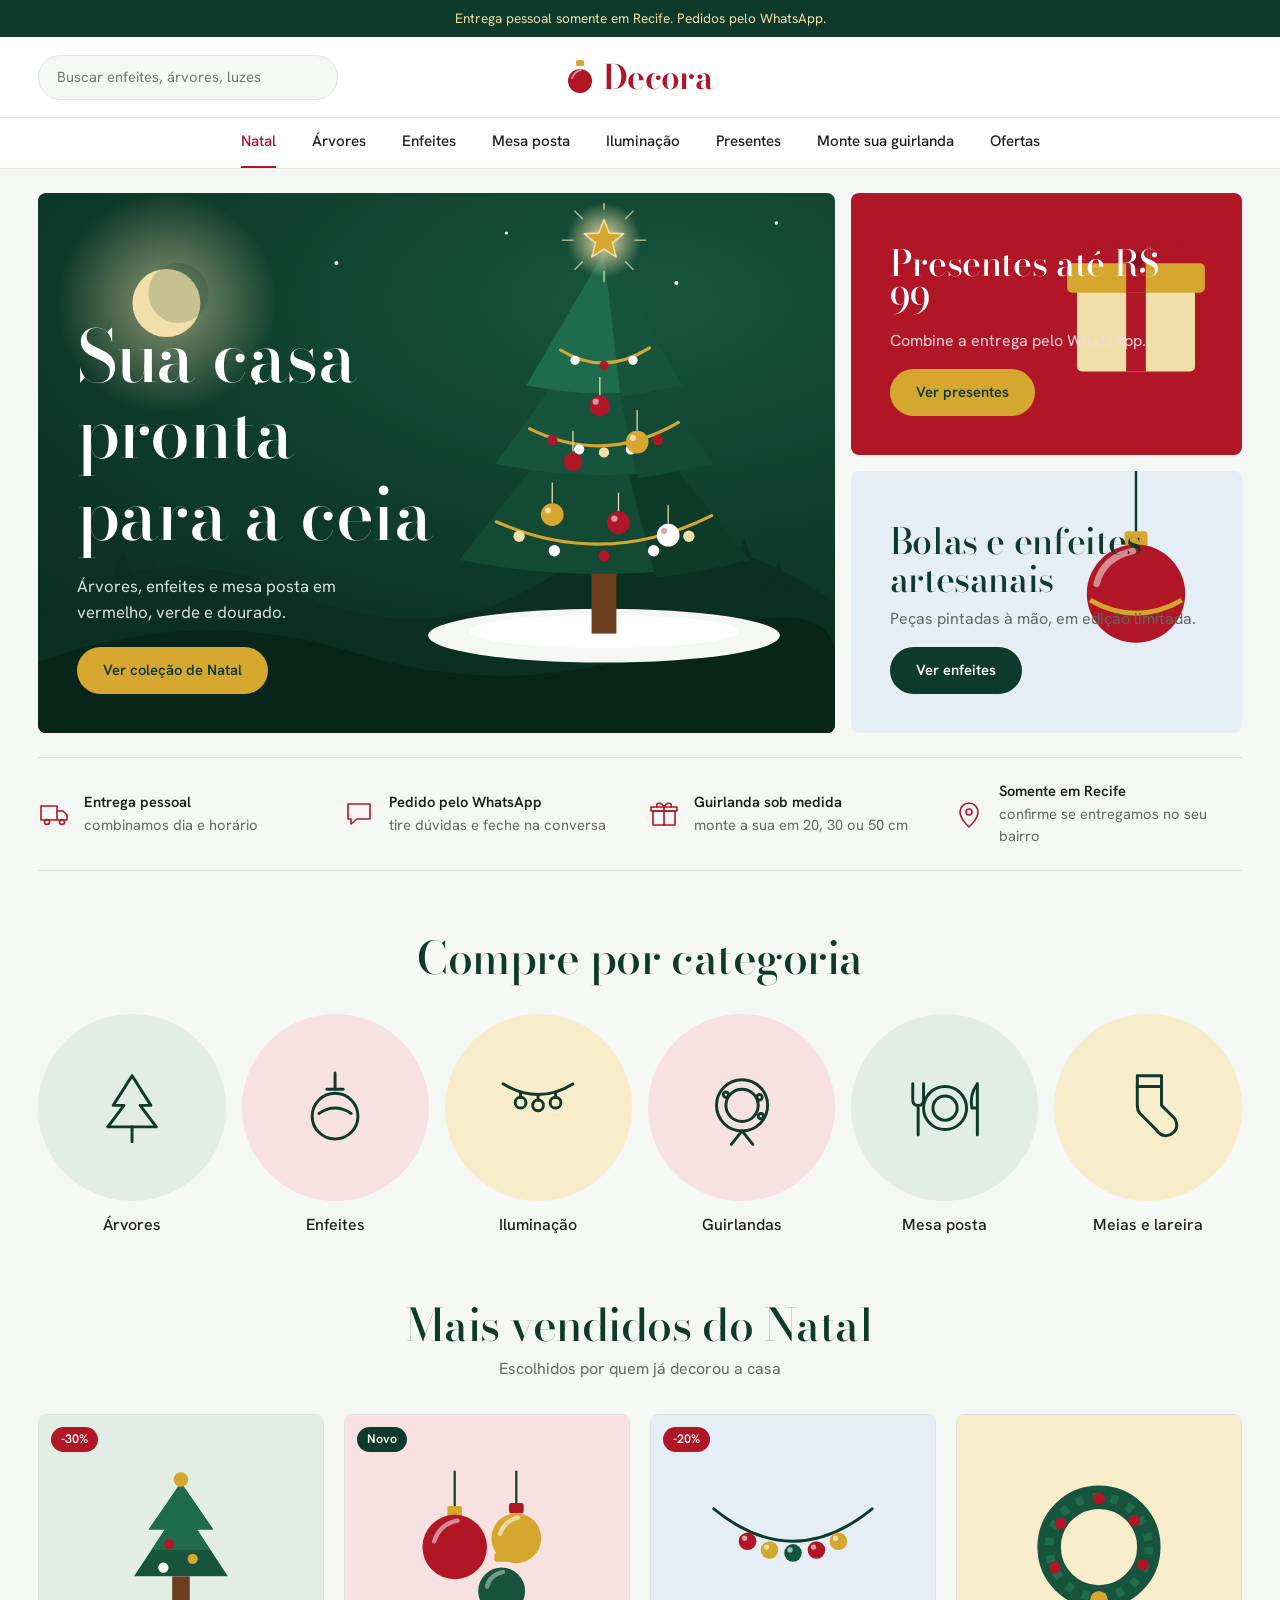
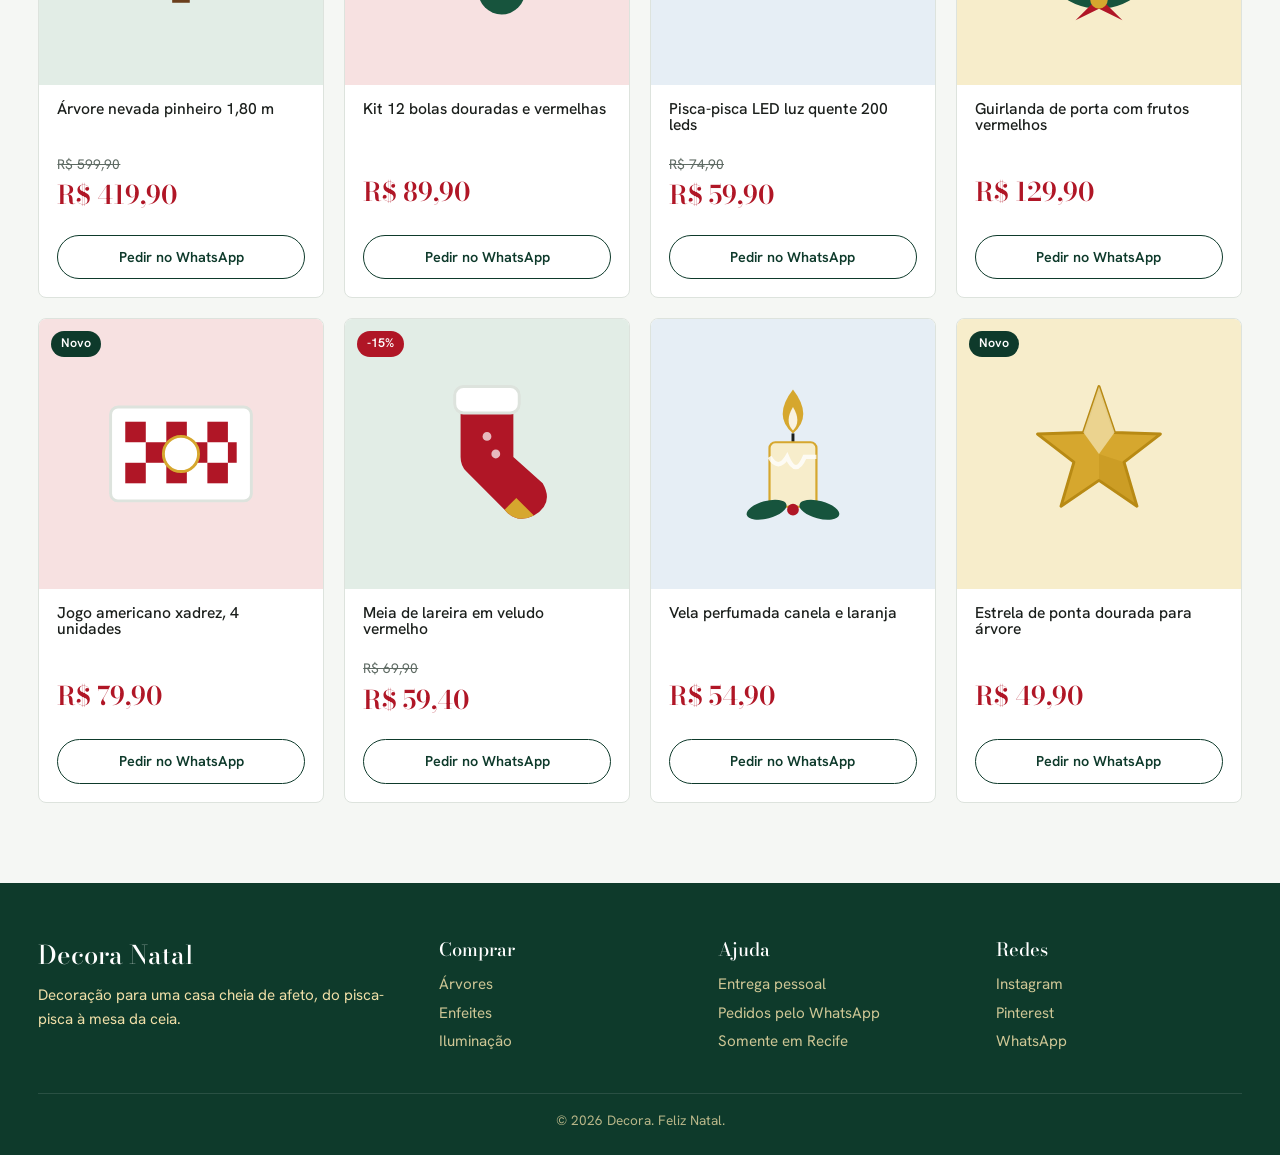
<file: index.html>
<!doctype html>
<html lang="pt-BR">
<head>
<meta charset="utf-8">
<meta name="viewport" content="width=device-width, initial-scale=1">
<title>Decora Natal</title>
<meta name="description" content="Decoração de Natal em Recife: árvores, enfeites, iluminação e mesa posta em vermelho, verde e dourado.">
<link rel="preconnect" href="https://fonts.googleapis.com">
<link rel="preconnect" href="https://fonts.gstatic.com" crossorigin>
<link href="https://fonts.googleapis.com/css2?family=Bodoni+Moda:ital,opsz,wght@0,6..96,400..800;1,6..96,400..800&family=Hanken+Grotesk:wght@400;500;600&display=swap" rel="stylesheet">
<style>
:root{
  --snow:#F5F7F4; --paper:#fff; --pine:#0E3A2B; --pine-2:#17543D; --pine-3:#0A2B20;
  --cherry:#B01626; --cherry-d:#8A0F1C; --gold:#D6A72E; --gold-l:#F0DFA8;
  --ink:#1B1F1C; --mute:#5E6A63; --line:#DDE3DD;
  --t1:#E2EDE6; --t2:#F7E1E1; --t3:#F7EDCB; --t4:#E6EEF5;
  --gutter:clamp(16px,3vw,40px); --max:1320px;
  --display:'Bodoni Moda',Didot,Georgia,serif; --body:'Hanken Grotesk',system-ui,sans-serif;
  --ease:cubic-bezier(.2,.8,.2,1);
}
*{box-sizing:border-box;margin:0}
html,body{overflow-x:clip}
html{scroll-behavior:smooth}
body{font-family:var(--body);color:var(--ink);background:var(--snow);line-height:1.55}
a{color:inherit;text-decoration:none}
button{font:inherit;cursor:pointer}
:focus-visible{outline:3px solid var(--gold);outline-offset:3px;border-radius:4px}
.wrap{max-width:var(--max);margin:0 auto;padding:0 var(--gutter)}
h1,h2,h3{font-family:var(--display);font-weight:500;line-height:1.05;letter-spacing:-.01em}

/* topo */
.bar{background:var(--pine);color:var(--gold-l);font-size:.85rem;text-align:center;padding:8px var(--gutter)}
header{background:var(--paper);border-bottom:1px solid var(--line);position:sticky;top:0;z-index:20}
.head{display:grid;grid-template-columns:1fr auto 1fr;align-items:center;gap:16px;padding-block:14px}
.search{border:1px solid var(--line);border-radius:999px;padding:10px 18px;font:inherit;font-size:.92rem;width:min(300px,100%);background:var(--snow)}
.logo{display:flex;align-items:center;gap:10px;font-family:var(--display);font-size:2.1rem;font-weight:600;color:var(--cherry);letter-spacing:-.02em;justify-self:center}
.logo svg{width:26px;height:34px}
nav{border-top:1px solid var(--line)}
nav ul{list-style:none;padding:0;display:flex;gap:clamp(16px,3vw,36px);justify-content:center;overflow-x:auto;white-space:nowrap}
nav a{display:block;padding:12px 0;font-size:.95rem;font-weight:500;border-bottom:2px solid transparent;transition:color .2s,border-color .2s}
nav a:hover,nav a.hot{color:var(--cherry);border-color:var(--cherry)}

/* hero em mosaico (12 colunas) */
.hero{display:grid;grid-template-columns:repeat(12,1fr);grid-template-rows:repeat(2,minmax(230px,1fr));gap:16px;padding-block:24px}
.tile{position:relative;overflow:hidden;border-radius:8px;padding:clamp(22px,3vw,44px);display:flex;flex-direction:column;justify-content:flex-end;isolation:isolate}
.tile h2{font-size:clamp(1.6rem,2.8vw,2.3rem)}
.btn{display:inline-block;align-self:flex-start;background:var(--gold);color:var(--pine);padding:12px 26px;border-radius:999px;font-weight:600;font-size:.92rem;transition:transform .25s var(--ease),background .25s;border:0}
.btn:hover{transform:translateY(-2px);background:var(--gold-l)}
.btn.dark{background:var(--pine);color:#fff}.btn.dark:hover{background:var(--pine-2)}
.btn.red{background:var(--cherry);color:#fff}.btn.red:hover{background:var(--cherry-d)}

.t-main{grid-column:span 8;grid-row:span 2;min-height:540px;background:radial-gradient(120% 90% at 75% 20%,var(--pine-2),var(--pine) 55%,var(--pine-3));color:#fff}
.t-main h1{font-size:clamp(2.5rem,5.6vw,4.8rem);font-weight:500;max-width:9ch;position:relative}
.t-main p{margin:14px 0 22px;max-width:36ch;color:#d5e4db;font-size:1.05rem;position:relative}
.h-line{display:block;overflow:hidden;padding-bottom:.1em}
.h-line span{display:block;animation:rise 1s var(--ease) var(--d,0s) backwards}
@keyframes rise{from{transform:translateY(110%)}}
.t-main p,.t-main .btn{animation:fadein .8s ease 1s backwards}
@keyframes fadein{from{opacity:0;transform:translateY(8px)}}

.scene-bg,.scene-tree{position:absolute;pointer-events:none;transition:transform .5s var(--ease)}
.scene-bg{inset:0;width:100%;height:100%;z-index:-3;transform:translate(calc(var(--px,0)*-6px),calc(var(--py,0)*-4px))}
.scene-tree{right:3%;top:2%;height:92%;width:auto;aspect-ratio:400/480;z-index:-1;transform:translate(calc(var(--px,0)*10px),calc(var(--py,0)*6px))}
.snowfall{position:absolute;inset:0;z-index:-2;pointer-events:none;overflow:hidden}
.flake{position:absolute;top:-12px;border-radius:50%;background:#fff;animation:fall linear infinite}
@keyframes fall{to{transform:translate(var(--dx),var(--h,600px))}}

/* árvore: sequência de entrada */
.tier{transform-origin:200px 400px;animation:grow .8s var(--ease) var(--d) backwards}
@keyframes grow{from{transform:scale(.3) translateY(40px);opacity:0}}
.ground{animation:fadein .8s ease backwards}
.swag{stroke-dasharray:1;animation:draw 1s ease-in-out var(--d) backwards}
@keyframes draw{from{stroke-dashoffset:1}}
.bulb{animation:bulbon .4s ease var(--d) backwards, twinkle 2.6s ease-in-out calc(var(--d) + 1.2s) infinite}
@keyframes bulbon{from{opacity:0;transform:scale(0)}}
@keyframes twinkle{50%{opacity:.35}}
.bulb{transform-box:fill-box;transform-origin:center}
.drop{animation:drop 1s cubic-bezier(.3,1.5,.5,1) var(--d) backwards}
@keyframes drop{from{transform:translateY(-120px);opacity:0}}
.swing{animation:swing 3.8s ease-in-out calc(var(--d) + 1s) infinite alternate}
@keyframes swing{from{transform:rotate(-5deg)}to{transform:rotate(5deg)}}
.star{transform-origin:200px 36px;animation:starin .9s cubic-bezier(.3,1.6,.5,1) 2.4s backwards}
@keyframes starin{from{transform:scale(0) rotate(-90deg);opacity:0}}
.halo{transform-origin:200px 36px;animation:halo 3.2s ease-in-out 3s infinite}
@keyframes halo{50%{transform:scale(1.35);opacity:.55}}
.rays{transform-origin:200px 36px;animation:spin 24s linear infinite}
@keyframes spin{to{transform:rotate(360deg)}}
.twk{animation:twinkle 3s ease-in-out var(--d) infinite}

/* tiles menores */
.t-a{grid-column:span 4;background:var(--cherry);color:#fff}
.t-b{grid-column:span 4;background:var(--t4);color:var(--pine)}
.tile .art{position:absolute;z-index:-1;right:6%;top:8%;width:42%;height:auto;overflow:visible}
.lid{transition:transform .5s var(--ease);transform-origin:50px 30px}
.t-a:hover .lid{transform:translateY(-14px) rotate(-6deg)}
.bow{transition:transform .6s var(--ease);transform-origin:50px 28px}
.t-a:hover .bow{transform:rotate(8deg) scale(1.08)}
.hang{transform-origin:50px 0;transition:transform .3s}
.t-b:hover .hang{animation:swing 1.6s ease-in-out infinite alternate}

/* benefícios */
.perks{display:grid;grid-template-columns:repeat(4,1fr);gap:16px;padding-block:22px;border-block:1px solid var(--line);font-size:.92rem}
.perks div{display:flex;gap:14px;align-items:center}
.perks svg{width:32px;height:32px;flex:none;stroke:var(--cherry);fill:none;stroke-width:1.6;stroke-linecap:round;stroke-linejoin:round}
.perks b{display:block;font-weight:600}
.perks span{color:var(--mute)}

section{padding-block:64px 0}
.sec-h{margin-bottom:32px;text-align:center}
.sec-h h2{font-size:clamp(1.9rem,3.6vw,2.8rem);color:var(--pine)}
.sec-h p{color:var(--mute);margin-top:8px}

/* categorias (6 colunas) */
.cats{display:grid;grid-template-columns:repeat(6,1fr);gap:16px}
.cat{text-align:center;font-weight:500}
.cat .ph{aspect-ratio:1;border-radius:50%;display:grid;place-items:center;margin-bottom:12px;background:var(--t1);color:var(--pine);transition:background .3s,color .3s,transform .4s var(--ease)}
.cat:nth-child(2n) .ph{background:var(--t2)}.cat:nth-child(3n) .ph{background:var(--t3)}
.cat svg{width:46%;height:auto;fill:none;stroke:currentColor;stroke-width:2.2;stroke-linecap:round;stroke-linejoin:round}
.cat:hover .ph,.cat:focus-visible .ph{background:var(--pine);color:var(--gold);transform:translateY(-4px)}
.js .cat svg *{stroke-dasharray:1}
.js .cat:hover svg *,.js .cat:focus-visible svg *{animation:draw .9s ease}

/* produtos (4 colunas) */
.prods{display:grid;grid-template-columns:repeat(4,1fr);gap:20px}
.card{background:var(--paper);border:1px solid var(--line);border-radius:8px;overflow:hidden;position:relative;display:flex;flex-direction:column}
.card .ph{aspect-ratio:1/.95;display:grid;place-items:center}
.card .ph svg{width:62%;height:auto;transition:transform .5s var(--ease)}
.card:hover .ph svg{transform:translateY(-6px) rotate(-2deg) scale(1.04)}
.tag{position:absolute;top:12px;left:12px;background:var(--cherry);color:#fff;font-size:.78rem;font-weight:600;padding:3px 10px;border-radius:999px}
.tag.g{background:var(--pine)}
.card .info{padding:16px 18px 8px;flex:1}
.card h3{font-family:var(--body);font-size:.98rem;font-weight:500;letter-spacing:0;min-height:2.9em}
.old{color:var(--mute);text-decoration:line-through;font-size:.86rem;margin-top:8px;min-height:1.3em}
.price{font-family:var(--display);font-size:1.6rem;color:var(--cherry);font-weight:600}
.parc{font-size:.84rem;color:var(--mute)}
.add{display:block;text-align:center;margin:12px 18px 18px;padding:10px;border-radius:999px;border:1.5px solid var(--pine);background:transparent;color:var(--pine);font-weight:600;font-size:.9rem;transition:background .2s,color .2s}
.add:hover{background:var(--pine);color:#fff}
.flame{transform-origin:60px 44px;animation:flicker 1.6s ease-in-out infinite alternate}
@keyframes flicker{from{transform:scale(1,1) rotate(-2deg)}to{transform:scale(.9,1.12) rotate(2deg)}}


footer{margin-top:80px;background:var(--pine);color:var(--gold-l);padding:52px 0 24px}
.fgrid{display:grid;grid-template-columns:1.5fr repeat(3,1fr);gap:32px;font-size:.95rem}
.fgrid h4{font-family:var(--display);font-weight:500;font-size:1.15rem;color:#fff;margin-bottom:10px}
.fgrid ul{padding:0;list-style:none}.fgrid li{margin:5px 0;opacity:.85}
.copy{margin-top:34px;padding-top:16px;border-top:1px solid rgba(255,255,255,.15);font-size:.85rem;text-align:center;opacity:.75}


@media(max-width:900px){
  nav ul{flex-wrap:wrap;overflow:visible;white-space:normal;gap:0 18px}
  nav a{padding:9px 0;font-size:.9rem}
  .head{grid-template-columns:auto 1fr}.search{display:none}.logo{justify-self:start}
  .hero{grid-template-columns:1fr 1fr;grid-template-rows:auto}
  .t-main{grid-column:span 2;grid-row:auto;min-height:700px}
  .scene-tree{height:50%;right:50%;transform:translate(50%,0)!important}
  .t-a,.t-b{grid-column:span 1;min-height:240px}
  .perks{grid-template-columns:1fr 1fr}
  .cats{grid-template-columns:repeat(3,1fr)}
  .prods{grid-template-columns:repeat(2,1fr)}
  .fgrid{grid-template-columns:1fr 1fr}
}
@media(max-width:560px){.t-a,.t-b{grid-column:span 2}.perks{grid-template-columns:1fr}.prods{gap:12px}.card .info{padding-inline:12px}.add{margin-inline:12px}}
@media(prefers-reduced-motion:reduce){*,*::before,*::after{animation:none!important;transition:none!important}.snowfall{display:none}}
</style>
</head>
<body>

<!-- sprite de ilustrações vetoriais dos produtos -->
<svg width="0" height="0" style="position:absolute" aria-hidden="true">
  <symbol id="p-tree" viewBox="0 0 120 120">
    <path d="M60 14 L82 46 H71 L92 78 H28 L49 46 H38 Z" fill="#17543D"/>
    <path d="M60 14 L82 46 H71 L80 60 H40 L49 46 H38 Z" fill="#1f6b4d"/>
    <rect x="54" y="78" width="12" height="18" fill="#6b3f1d"/>
    <circle cx="60" cy="12" r="5" fill="#D6A72E"/>
    <circle cx="52" cy="56" r="3.5" fill="#B01626"/><circle cx="68" cy="66" r="3.5" fill="#D6A72E"/><circle cx="48" cy="72" r="3.5" fill="#fff"/>
  </symbol>
  <symbol id="p-baubles" viewBox="0 0 120 120">
    <g stroke="#0E3A2B" stroke-width="1.5"><path d="M38 6 V30 M80 6 V28 M70 40 V62"/></g>
    <rect x="33" y="30" width="10" height="7" rx="1.5" fill="#D6A72E"/><circle cx="38" cy="58" r="22" fill="#B01626"/><path d="M24 54 Q28 42 40 40" stroke="#fff" stroke-opacity=".5" stroke-width="3" fill="none" stroke-linecap="round"/>
    <rect x="75" y="28" width="10" height="7" rx="1.5" fill="#B01626"/><circle cx="80" cy="52" r="17" fill="#D6A72E"/><path d="M69 49 Q72 40 81 38" stroke="#fff" stroke-opacity=".55" stroke-width="3" fill="none" stroke-linecap="round"/>
    <rect x="65" y="62" width="10" height="6" rx="1.5" fill="#D6A72E"/><circle cx="70" cy="88" r="16" fill="#17543D"/><path d="M60 85 Q62 77 71 75" stroke="#fff" stroke-opacity=".4" stroke-width="3" fill="none" stroke-linecap="round"/>
  </symbol>
  <symbol id="p-lights" viewBox="0 0 120 120">
    <path d="M6 32 Q60 76 114 32" fill="none" stroke="#0E3A2B" stroke-width="2" stroke-linecap="round"/>
    <g><circle cx="29" cy="54" r="6" fill="#B01626"/><circle cx="44" cy="60" r="6" fill="#D6A72E"/><circle cx="60" cy="62" r="6" fill="#17543D"/><circle cx="76" cy="60" r="6" fill="#B01626"/><circle cx="91" cy="54" r="6" fill="#D6A72E"/></g>
    <g fill="#fff" fill-opacity=".6"><circle cx="27" cy="52" r="1.8"/><circle cx="42" cy="58" r="1.8"/><circle cx="58" cy="60" r="1.8"/><circle cx="74" cy="58" r="1.8"/><circle cx="89" cy="52" r="1.8"/></g>
  </symbol>
  <symbol id="p-wreath" viewBox="0 0 120 120">
    <circle cx="60" cy="58" r="34" fill="none" stroke="#17543D" stroke-width="16"/>
    <circle cx="60" cy="58" r="34" fill="none" stroke="#1f6b4d" stroke-width="6" stroke-dasharray="5 7"/>
    <g fill="#B01626"><circle cx="34" cy="42" r="4"/><circle cx="84" cy="40" r="4"/><circle cx="90" cy="70" r="4"/><circle cx="30" cy="72" r="4"/><circle cx="60" cy="25" r="4"/></g>
    <path d="M60 92 L44 108 L60 100 L76 108 Z" fill="#B01626"/><circle cx="60" cy="94" r="6" fill="#D6A72E"/>
  </symbol>
  <symbol id="p-mat" viewBox="0 0 120 120">
    <rect x="12" y="28" width="96" height="64" rx="5" fill="#fff" stroke="#DDE3DD" stroke-width="2"/>
    <g fill="#B01626"><rect x="22" y="38" width="14" height="14"/><rect x="50" y="38" width="14" height="14"/><rect x="78" y="38" width="14" height="14"/><rect x="36" y="52" width="14" height="14"/><rect x="64" y="52" width="14" height="14"/><rect x="92" y="52" width="6" height="14"/><rect x="22" y="66" width="14" height="14"/><rect x="50" y="66" width="14" height="14"/><rect x="78" y="66" width="14" height="14"/></g>
    <circle cx="60" cy="60" r="12" fill="#fff" stroke="#D6A72E" stroke-width="2"/>
  </symbol>
  <symbol id="p-stocking" viewBox="0 0 120 120">
    <path d="M42 18 H78 V62 L98 80 Q106 94 92 102 Q80 108 72 98 L46 72 Q42 68 42 62 Z" fill="#B01626"/>
    <rect x="38" y="14" width="44" height="18" rx="6" fill="#fff" stroke="#DDE3DD" stroke-width="2"/>
    <path d="M92 102 Q80 108 72 98 L80 90 Z" fill="#D6A72E"/>
    <circle cx="60" cy="48" r="3" fill="#fff" fill-opacity=".7"/><circle cx="66" cy="60" r="3" fill="#fff" fill-opacity=".7"/>
  </symbol>
  <symbol id="p-candle" viewBox="0 0 120 120">
    <path class="flame" d="M60 16 Q74 34 60 46 Q46 34 60 16Z" fill="#D6A72E"/>
    <path class="flame" d="M60 28 Q66 38 60 44 Q54 38 60 28Z" fill="#fff" fill-opacity=".85"/>
    <path d="M60 46 V52" stroke="#1B1F1C" stroke-width="2"/>
    <rect x="44" y="52" width="32" height="44" rx="4" fill="#F7EDCB" stroke="#D6A72E" stroke-width="1.5"/>
    <path d="M44 62 Q50 72 56 62 Q62 76 68 62 L76 62" stroke="#fff" stroke-width="3" fill="none" opacity=".8"/>
    <ellipse cx="42" cy="98" rx="14" ry="6" fill="#17543D" transform="rotate(-15 42 98)"/><ellipse cx="78" cy="98" rx="14" ry="6" fill="#17543D" transform="rotate(15 78 98)"/>
    <circle cx="60" cy="98" r="4" fill="#B01626"/>
  </symbol>
  <symbol id="p-star" viewBox="0 0 120 120">
    <polygon points="60,14 70.6,45.4 101.9,46.4 77.1,65.6 85.9,95.6 60,78 34.1,95.6 42.9,65.6 18.1,46.4 49.4,45.4" fill="#D6A72E" stroke="#B88a14" stroke-width="2" stroke-linejoin="round"/>
    <polygon points="60,14 70.6,45.4 60,60 49.4,45.4" fill="#F0DFA8" opacity=".8"/>
    <polygon points="60,60 77.1,65.6 85.9,95.6 60,78" fill="#B88a14" opacity=".35"/>
  </symbol>
</svg>

<div class="bar">Entrega pessoal somente em Recife. Pedidos pelo WhatsApp.</div>

<header>
  <div class="wrap head">
    <input class="search" type="search" placeholder="Buscar enfeites, árvores, luzes" aria-label="Buscar produtos">
    <a class="logo" href="#" aria-label="Decora Natal, página inicial">
      <svg viewBox="0 0 26 34" aria-hidden="true"><rect x="9" y="0" width="8" height="6" rx="1.5" fill="#D6A72E"/><circle cx="13" cy="21" r="12" fill="#B01626"/><path d="M5 18 Q8 11 14 10" stroke="#fff" stroke-opacity=".5" stroke-width="2" fill="none" stroke-linecap="round"/></svg>
      Decora
    </a>
  </div>
  <nav aria-label="Categorias"><div class="wrap"><ul>
    <li><a class="hot" href="#">Natal</a></li><li><a href="#">Árvores</a></li><li><a href="#">Enfeites</a></li>
    <li><a href="#">Mesa posta</a></li><li><a href="#">Iluminação</a></li><li><a href="#">Presentes</a></li><li><a href="guirlanda.html">Monte sua guirlanda</a></li><li><a href="#">Ofertas</a></li>
  </ul></div></nav>
</header>

<main class="wrap">
  <div class="hero">

    <!-- hero principal: árvore vetorial animada -->
    <a class="tile t-main" href="#" id="heroMain">
      <svg class="scene-bg" viewBox="0 0 800 540" preserveAspectRatio="xMidYMax slice" aria-hidden="true">
        <defs><radialGradient id="moon" cx="50%" cy="50%" r="50%"><stop offset="0" stop-color="#F0DFA8" stop-opacity=".55"/><stop offset="1" stop-color="#F0DFA8" stop-opacity="0"/></radialGradient></defs>
        <circle cx="130" cy="110" r="110" fill="url(#moon)"/>
        <circle cx="130" cy="110" r="34" fill="#F0DFA8"/><circle cx="142" cy="100" r="30" fill="#0E3A2B" opacity=".18"/>
        <g fill="#fff">
          <circle class="twk" style="--d:.2s" cx="300" cy="70" r="2"/><circle class="twk" style="--d:1.1s" cx="470" cy="40" r="1.6"/>
          <circle class="twk" style="--d:.7s" cx="640" cy="90" r="2"/><circle class="twk" style="--d:1.6s" cx="560" cy="150" r="1.4"/>
          <circle class="twk" style="--d:2.2s" cx="220" cy="190" r="1.6"/><circle class="twk" style="--d:.4s" cx="740" cy="30" r="1.8"/>
        </g>
        <path d="M0 420 Q120 340 260 400 T520 380 T800 410 V540 H0Z" fill="#0B3023"/>
        <path d="M0 470 Q160 410 320 460 T640 450 T800 470 V540 H0Z" fill="#082519"/>
        <g fill="#0B3023"><path d="M70 400 l16 -44 l16 44z"/><path d="M104 404 l12 -34 l12 34z"/><path d="M690 396 l18 -50 l18 50z"/><path d="M730 400 l12 -34 l12 34z"/></g>
      </svg>
      <div class="snowfall" id="snow"></div>

      <svg class="scene-tree" viewBox="0 0 400 480" aria-hidden="true">
        <defs>
          <radialGradient id="halo"><stop offset="0" stop-color="#F0DFA8"/><stop offset="1" stop-color="#F0DFA8" stop-opacity="0"/></radialGradient>
          <filter id="glow" x="-100%" y="-100%" width="300%" height="300%"><feGaussianBlur stdDeviation="3"/></filter>
        </defs>
        <!-- chão nevado -->
        <g class="ground" style="animation-delay:0s">
          <ellipse cx="200" cy="418" rx="170" ry="26" fill="#F5F7F4"/><ellipse cx="200" cy="414" rx="130" ry="16" fill="#fff"/>
        </g>
        <rect x="188" y="352" width="24" height="64" fill="#6b3f1d"/>
        <!-- camadas -->
        <g class="tier" style="--d:.2s"><path d="M200 168 L340 345 Q200 372 60 345 Z" fill="#124a34"/><path d="M200 168 L340 345 Q290 358 250 362 L200 168Z" fill="#0d3a29"/></g>
        <g class="tier" style="--d:.45s"><path d="M200 108 L305 252 Q200 274 95 252 Z" fill="#17543D"/><path d="M200 108 L305 252 Q262 262 232 266 L200 108Z" fill="#124a34"/></g>
        <g class="tier" style="--d:.7s"><path d="M200 48 L275 176 Q200 192 125 176 Z" fill="#1f6b4d"/><path d="M200 48 L275 176 Q240 184 216 187 L200 48Z" fill="#17543D"/></g>
        <!-- guirlandas desenhadas -->
        <g fill="none" stroke="#D6A72E" stroke-width="3" stroke-linecap="round">
          <path class="swag" style="--d:1.1s" pathLength="1" d="M158 142 Q200 168 244 140"/>
          <path class="swag" style="--d:1.4s" pathLength="1" d="M128 218 Q200 254 272 212"/>
          <path class="swag" style="--d:1.7s" pathLength="1" d="M96 308 Q200 354 304 302"/>
        </g>
        <!-- luzes -->
        <g>
          <circle class="bulb" style="--d:2.0s" cx="172" cy="152" r="4.5" fill="#fff"/><circle class="bulb" style="--d:2.1s" cx="200" cy="157" r="4.5" fill="#B01626"/><circle class="bulb" style="--d:2.2s" cx="228" cy="152" r="4.5" fill="#fff"/>
          <circle class="bulb" style="--d:2.3s" cx="150" cy="229" r="5" fill="#B01626"/><circle class="bulb" style="--d:2.4s" cx="176" cy="238" r="5" fill="#fff"/><circle class="bulb" style="--d:2.5s" cx="200" cy="241" r="5" fill="#F0DFA8"/><circle class="bulb" style="--d:2.6s" cx="226" cy="238" r="5" fill="#fff"/><circle class="bulb" style="--d:2.7s" cx="252" cy="229" r="5" fill="#B01626"/>
          <circle class="bulb" style="--d:2.8s" cx="118" cy="322" r="5.5" fill="#F0DFA8"/><circle class="bulb" style="--d:2.9s" cx="152" cy="336" r="5.5" fill="#fff"/><circle class="bulb" style="--d:3.0s" cx="200" cy="341" r="5.5" fill="#B01626"/><circle class="bulb" style="--d:3.1s" cx="248" cy="336" r="5.5" fill="#fff"/><circle class="bulb" style="--d:3.2s" cx="282" cy="322" r="5.5" fill="#F0DFA8"/>
        </g>
        <!-- bolas: caem e balançam -->
        <g>
          <g class="drop" style="--d:1.9s"><g class="swing" style="--d:1.9s;transform-origin:196px 168px"><path d="M196 168 V186" stroke="#F0DFA8" stroke-width="1.2"/><circle cx="196" cy="196" r="10" fill="#B01626"/><circle cx="192" cy="192" r="3" fill="#fff" opacity=".55"/></g></g>
          <g class="drop" style="--d:2.1s"><g class="swing" style="--d:2.1s;transform-origin:232px 200px"><path d="M232 200 V220" stroke="#F0DFA8" stroke-width="1.2"/><circle cx="232" cy="231" r="11" fill="#D6A72E"/><circle cx="228" cy="227" r="3" fill="#fff" opacity=".6"/></g></g>
          <g class="drop" style="--d:2.3s"><g class="swing" style="--d:2.3s;transform-origin:150px 270px"><path d="M150 270 V290" stroke="#F0DFA8" stroke-width="1.2"/><circle cx="150" cy="301" r="11" fill="#D6A72E"/><circle cx="146" cy="297" r="3" fill="#fff" opacity=".6"/></g></g>
          <g class="drop" style="--d:2.5s"><g class="swing" style="--d:2.5s;transform-origin:214px 280px"><path d="M214 280 V298" stroke="#F0DFA8" stroke-width="1.2"/><circle cx="214" cy="309" r="11" fill="#B01626"/><circle cx="210" cy="305" r="3" fill="#fff" opacity=".55"/></g></g>
          <g class="drop" style="--d:2.7s"><g class="swing" style="--d:2.7s;transform-origin:262px 292px"><path d="M262 292 V310" stroke="#F0DFA8" stroke-width="1.2"/><circle cx="262" cy="321" r="11" fill="#fff"/><circle cx="258" cy="317" r="3" fill="#B01626" opacity=".4"/></g></g>
          <g class="drop" style="--d:2.2s"><g class="swing" style="--d:2.2s;transform-origin:170px 220px"><path d="M170 220 V240" stroke="#F0DFA8" stroke-width="1.2"/><circle cx="170" cy="250" r="9" fill="#B01626"/></g></g>
        </g>
        <!-- estrela -->
        <circle class="halo" cx="200" cy="36" r="36" fill="url(#halo)"/>
        <g class="rays" stroke="#F0DFA8" stroke-width="1.6" stroke-linecap="round" opacity=".7">
          <path d="M200 -4 V6 M200 66 V76 M160 36 H170 M230 36 H240 M172 8 l7 7 M221 57 l7 7 M228 8 l-7 7 M179 57 l-7 7"/>
        </g>
        <polygon class="star" points="200,16 205,29.1 219,29.8 208.1,38.6 211.8,52.2 200,44.5 188.2,52.2 191.9,38.6 181,29.8 195,29.1" fill="#D6A72E" stroke="#F0DFA8" stroke-width="1.5" stroke-linejoin="round"/>
      </svg>

      <h1><span class="h-line"><span style="--d:.3s">Sua casa pronta</span></span><span class="h-line"><span style="--d:.45s">para a ceia</span></span></h1>
      <p>Árvores, enfeites e mesa posta em vermelho, verde e dourado.</p>
      <span class="btn">Ver coleção de Natal</span>
    </a>

    <a class="tile t-a" href="#">
      <svg class="art" viewBox="0 0 100 100" aria-hidden="true">
        <rect x="14" y="44" width="72" height="52" rx="3" fill="#F0DFA8"/><rect x="44" y="44" width="12" height="52" fill="#B01626"/>
        <g class="lid"><rect x="8" y="30" width="84" height="18" rx="3" fill="#D6A72E"/><rect x="44" y="30" width="12" height="18" fill="#B01626"/>
          <g class="bow"><path d="M50 28 C30 6 14 16 28 28 Z" fill="#B01626"/><path d="M50 28 C70 6 86 16 72 28 Z" fill="#B01626"/><circle cx="50" cy="28" r="5" fill="#8A0F1C"/></g></g>
      </svg>
      <h2>Presentes até R$ 99</h2><p style="margin:8px 0 16px;color:#f6d9dc">Combine a entrega pelo WhatsApp.</p>
      <span class="btn">Ver presentes</span>
    </a>

    <a class="tile t-b" href="#">
      <svg class="art" viewBox="0 0 100 100" aria-hidden="true">
        <g class="hang"><path d="M50 -40 V28" stroke="#0E3A2B" stroke-width="1.5"/><rect x="43" y="24" width="14" height="10" rx="2" fill="#D6A72E"/><circle cx="50" cy="62" r="30" fill="#B01626"/>
          <path d="M26 56 Q30 40 48 36" stroke="#fff" stroke-opacity=".5" stroke-width="4" fill="none" stroke-linecap="round"/><path d="M22 66 Q50 82 78 66" stroke="#D6A72E" stroke-width="3" fill="none"/></g>
      </svg>
      <h2>Bolas e enfeites artesanais</h2><p style="margin:8px 0 16px;color:var(--mute)">Peças pintadas à mão, em edição limitada.</p>
      <span class="btn dark">Ver enfeites</span>
    </a>
  </div>

  <div class="perks">
    <div><svg viewBox="0 0 32 32"><path d="M3 8h16v14H3zM19 13h6l4 4v5H19z"/><circle cx="9" cy="24" r="2.5"/><circle cx="24" cy="24" r="2.5"/></svg><p><b>Entrega pessoal</b><span>combinamos dia e horário</span></p></div>
    <div><svg viewBox="0 0 32 32"><path d="M5 6h22v15H14l-6 5v-5H5z"/></svg><p><b>Pedido pelo WhatsApp</b><span>tire dúvidas e feche na conversa</span></p></div>
    <div><svg viewBox="0 0 32 32"><rect x="5" y="13" width="22" height="14"/><rect x="3" y="9" width="26" height="4"/><path d="M16 9v18M16 9c-3-6-9-4-7 0M16 9c3-6 9-4 7 0"/></svg><p><b>Guirlanda sob medida</b><span>monte a sua em 20, 30 ou 50 cm</span></p></div>
    <div><svg viewBox="0 0 32 32"><path d="M16 29s9-8 9-15a9 9 0 10-18 0c0 7 9 15 9 15z"/><circle cx="16" cy="14" r="3"/></svg><p><b>Somente em Recife</b><span>confirme se entregamos no seu bairro</span></p></div>
  </div>

  <section aria-labelledby="h-cat">
    <div class="sec-h"><h2 id="h-cat">Compre por categoria</h2></div>
    <div class="cats">
      <a class="cat" href="#"><div class="ph"><svg viewBox="0 0 64 64"><path d="M32 8 L46 30 H38 L50 46 H14 L26 30 H18 Z"/><path d="M32 46 V57"/></svg></div>Árvores</a>
      <a class="cat" href="#"><div class="ph"><svg viewBox="0 0 64 64"><path d="M32 6 V18"/><path d="M26 18 H38"/><circle cx="32" cy="38" r="17"/><path d="M20 36 Q32 28 44 36"/></svg></div>Enfeites</a>
      <a class="cat" href="#"><div class="ph"><svg viewBox="0 0 64 64"><path d="M6 14 Q32 30 58 14"/><path d="M19 20 V24M32 22 V26M45 20 V24"/><circle cx="19" cy="28" r="4"/><circle cx="32" cy="30" r="4"/><circle cx="45" cy="28" r="4"/></svg></div>Iluminação</a>
      <a class="cat" href="#"><div class="ph"><svg viewBox="0 0 64 64"><circle cx="32" cy="30" r="19"/><circle cx="32" cy="30" r="12"/><path d="M32 49 L24 59 M32 49 L40 59"/><circle cx="20" cy="22" r="2"/><circle cx="45" cy="24" r="2"/><circle cx="46" cy="38" r="2"/></svg></div>Guirlandas</a>
      <a class="cat" href="#"><div class="ph"><svg viewBox="0 0 64 64"><circle cx="32" cy="32" r="16"/><circle cx="32" cy="32" r="9"/><path d="M8 14 V26 Q8 30 12 30 V52 M16 14 V26 Q16 30 12 30"/><path d="M56 14 Q50 22 52 32 H56 V52 M56 14 V32"/></svg></div>Mesa posta</a>
      <a class="cat" href="#"><div class="ph"><svg viewBox="0 0 64 64"><path d="M24 8 H42 V30 L52 40 Q56 48 48 52 Q42 54 38 48 L26 36 Q24 34 24 30 Z"/><path d="M24 16 H42"/></svg></div>Meias e lareira</a>
    </div>
  </section>

  <section aria-labelledby="h-prod">
    <div class="sec-h"><h2 id="h-prod">Mais vendidos do Natal</h2><p>Escolhidos por quem já decorou a casa</p></div>
    <div class="prods">
      <article class="card"><span class="tag">-30%</span><div class="ph" style="background:var(--t1)"><svg viewBox="0 0 120 120" aria-hidden="true"><use href="#p-tree"/></svg></div><div class="info"><h3>Árvore nevada pinheiro 1,80 m</h3><div class="old">R$ 599,90</div><div class="price">R$ 419,90</div></div><a class="add" href="#" target="_blank" rel="noopener" data-name="Árvore nevada">Pedir no WhatsApp</a></article>
      <article class="card"><span class="tag g">Novo</span><div class="ph" style="background:var(--t2)"><svg viewBox="0 0 120 120" aria-hidden="true"><use href="#p-baubles"/></svg></div><div class="info"><h3>Kit 12 bolas douradas e vermelhas</h3><div class="old"></div><div class="price">R$ 89,90</div></div><a class="add" href="#" target="_blank" rel="noopener" data-name="Kit de bolas">Pedir no WhatsApp</a></article>
      <article class="card"><span class="tag">-20%</span><div class="ph" style="background:var(--t4)"><svg viewBox="0 0 120 120" aria-hidden="true"><use href="#p-lights"/></svg></div><div class="info"><h3>Pisca-pisca LED luz quente 200 leds</h3><div class="old">R$ 74,90</div><div class="price">R$ 59,90</div></div><a class="add" href="#" target="_blank" rel="noopener" data-name="Pisca-pisca LED">Pedir no WhatsApp</a></article>
      <article class="card"><div class="ph" style="background:var(--t3)"><svg viewBox="0 0 120 120" aria-hidden="true"><use href="#p-wreath"/></svg></div><div class="info"><h3>Guirlanda de porta com frutos vermelhos</h3><div class="old"></div><div class="price">R$ 129,90</div></div><a class="add" href="#" target="_blank" rel="noopener" data-name="Guirlanda">Pedir no WhatsApp</a></article>
      <article class="card"><span class="tag g">Novo</span><div class="ph" style="background:var(--t2)"><svg viewBox="0 0 120 120" aria-hidden="true"><use href="#p-mat"/></svg></div><div class="info"><h3>Jogo americano xadrez, 4 unidades</h3><div class="old"></div><div class="price">R$ 79,90</div></div><a class="add" href="#" target="_blank" rel="noopener" data-name="Jogo americano">Pedir no WhatsApp</a></article>
      <article class="card"><span class="tag">-15%</span><div class="ph" style="background:var(--t1)"><svg viewBox="0 0 120 120" aria-hidden="true"><use href="#p-stocking"/></svg></div><div class="info"><h3>Meia de lareira em veludo vermelho</h3><div class="old">R$ 69,90</div><div class="price">R$ 59,40</div></div><a class="add" href="#" target="_blank" rel="noopener" data-name="Meia de lareira">Pedir no WhatsApp</a></article>
      <article class="card"><div class="ph" style="background:var(--t4)"><svg viewBox="0 0 120 120" aria-hidden="true"><use href="#p-candle"/></svg></div><div class="info"><h3>Vela perfumada canela e laranja</h3><div class="old"></div><div class="price">R$ 54,90</div></div><a class="add" href="#" target="_blank" rel="noopener" data-name="Vela perfumada">Pedir no WhatsApp</a></article>
      <article class="card"><span class="tag g">Novo</span><div class="ph" style="background:var(--t3)"><svg viewBox="0 0 120 120" aria-hidden="true"><use href="#p-star"/></svg></div><div class="info"><h3>Estrela de ponta dourada para árvore</h3><div class="old"></div><div class="price">R$ 49,90</div></div><a class="add" href="#" target="_blank" rel="noopener" data-name="Estrela dourada">Pedir no WhatsApp</a></article>
    </div>
  </section>

</main>

<footer>
  <div class="wrap">
    <div class="fgrid">
      <div><h4 style="font-size:1.6rem">Decora Natal</h4><p>Decoração para uma casa cheia de afeto, do pisca-pisca à mesa da ceia.</p></div>
      <div><h4>Comprar</h4><ul><li>Árvores</li><li>Enfeites</li><li>Iluminação</li></ul></div>
      <div><h4>Ajuda</h4><ul><li>Entrega pessoal</li><li>Pedidos pelo WhatsApp</li><li>Somente em Recife</li></ul></div>
      <div><h4>Redes</h4><ul><li>Instagram</li><li>Pinterest</li><li>WhatsApp</li></ul></div>
    </div>
    <p class="copy">© 2026 Decora. Feliz Natal.</p>
  </div>
</footer>


<script>
(function(){
  var root=document.documentElement; root.classList.add('js');
  var reduce=window.matchMedia('(prefers-reduced-motion: reduce)').matches;

  // ícones de categoria: prepara o traço para redesenhar no hover
  document.querySelectorAll('.cat svg *').forEach(function(el){el.setAttribute('pathLength','1')});

  // neve
  var tile=document.getElementById('heroMain'), snow=document.getElementById('snow');
  function sizeTile(){tile.style.setProperty('--h',(tile.clientHeight+20)+'px')}
  sizeTile(); window.addEventListener('resize',sizeTile);
  if(!reduce){
    for(var i=0;i<46;i++){
      var f=document.createElement('span'), s=1.5+Math.random()*3.5;
      f.className='flake';
      f.style.cssText='left:'+(Math.random()*100)+'%;width:'+s+'px;height:'+s+'px;opacity:'+(.35+Math.random()*.55)+
        ';animation-duration:'+(7+Math.random()*9)+'s;animation-delay:-'+(Math.random()*14)+'s;--dx:'+((Math.random()*80-40))+'px';
      snow.appendChild(f);
    }
    // paralaxe suave com o ponteiro
    tile.addEventListener('pointermove',function(e){
      var r=tile.getBoundingClientRect();
      tile.style.setProperty('--px',((e.clientX-r.left)/r.width-.5).toFixed(3));
      tile.style.setProperty('--py',((e.clientY-r.top)/r.height-.5).toFixed(3));
    });
    tile.addEventListener('pointerleave',function(){tile.style.setProperty('--px',0);tile.style.setProperty('--py',0)});
  }

  // pedidos são feitos pelo WhatsApp: cada produto abre a conversa com o nome já na mensagem
  document.querySelectorAll('.add').forEach(function(b){
    var msg='Olá, tudo bem? Vi "'+b.dataset.name+'" no site da Decora e quero saber o valor e as formas de pagamento. Vocês entregam pessoalmente em Recife? Posso te passar meu bairro.';
    b.href='https://wa.me/5581973257103?text='+encodeURIComponent(msg);
  });

})();
</script>
</body>
</html>
</file>
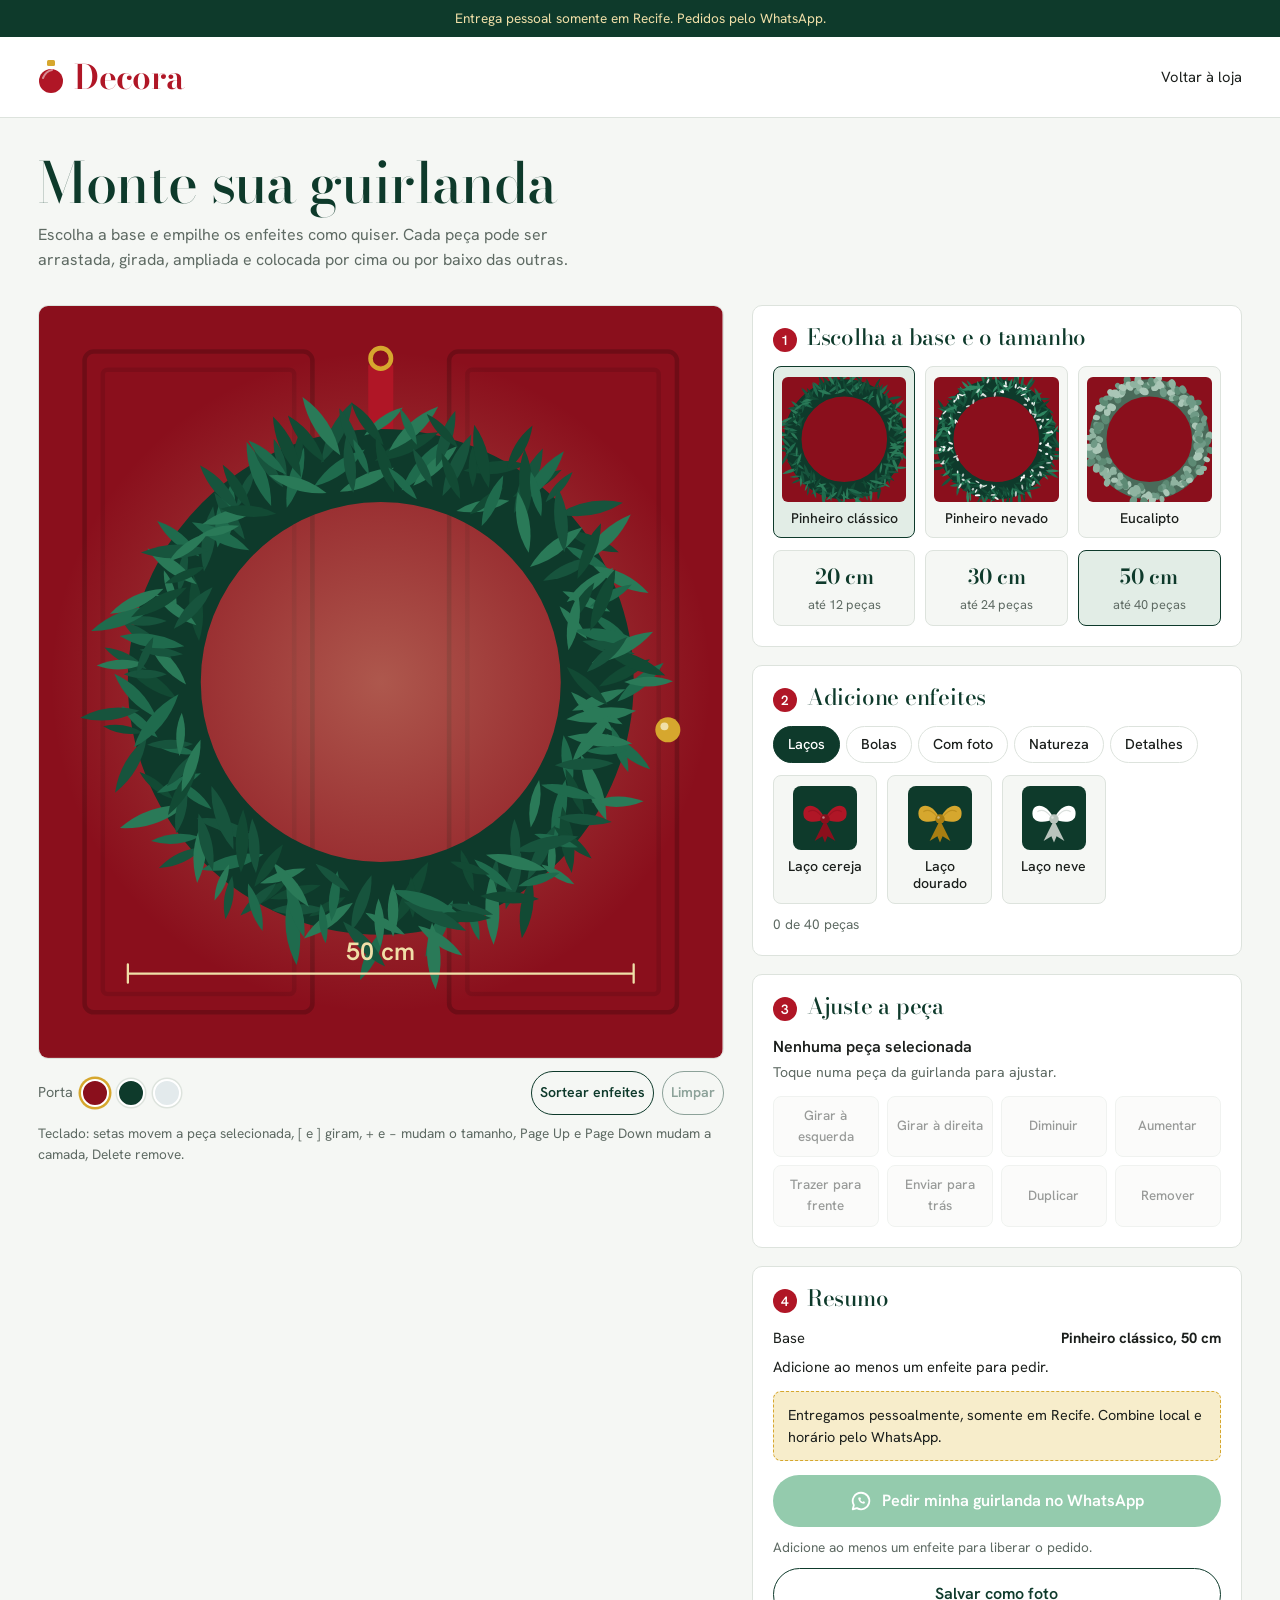
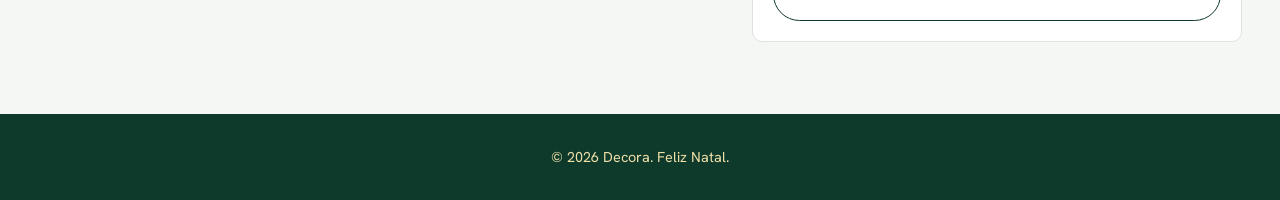
<file: guirlanda.html>
<!doctype html>
<html lang="pt-BR">
<head>
<meta charset="utf-8">
<meta name="viewport" content="width=device-width, initial-scale=1">
<title>Monte sua guirlanda | Decora Natal</title>
<meta name="description" content="Escolha a base, empilhe laços, bolas e frutos e veja a guirlanda pronta na porta antes de comprar.">
<link rel="preconnect" href="https://fonts.googleapis.com">
<link rel="preconnect" href="https://fonts.gstatic.com" crossorigin>
<link href="https://fonts.googleapis.com/css2?family=Bodoni+Moda:ital,opsz,wght@0,6..96,400..800;1,6..96,400..800&family=Hanken+Grotesk:wght@400;500;600&display=swap" rel="stylesheet">
<link rel="stylesheet" href="css/guirlanda.css">
</head>
<body>
<div class="bar">Entrega pessoal somente em Recife. Pedidos pelo WhatsApp.</div>
<header>
  <div class="wrap head">
    <a class="logo" href="index.html" aria-label="Decora Natal, página inicial">
      <svg viewBox="0 0 26 34" aria-hidden="true"><rect x="9" y="0" width="8" height="6" rx="1.5" fill="#D6A72E"/><circle cx="13" cy="21" r="12" fill="#B01626"/><path d="M5 18 Q8 11 14 10" stroke="#fff" stroke-opacity=".5" stroke-width="2" fill="none" stroke-linecap="round"/></svg>
      Decora
    </a>
    <div class="acts">
      <a href="index.html">Voltar à loja</a>
    </div>
  </div>
</header>

<main class="wrap">
  <div class="intro">
    <h1>Monte sua guirlanda</h1>
    <p>Escolha a base e empilhe os enfeites como quiser. Cada peça pode ser arrastada, girada, ampliada e colocada por cima ou por baixo das outras.</p>
  </div>

  <div class="builder">
    <div class="stage">
      <div class="stage-top">
      <div class="stage-box">
        <svg id="canvas" viewBox="0 0 600 660" role="img" aria-label="Pré-visualização da guirlanda na porta">
          <defs>
            <radialGradient id="glow" cx="50%" cy="50%" r="50%"><stop offset="0" stop-color="#F0DFA8" stop-opacity=".35"/><stop offset="1" stop-color="#F0DFA8" stop-opacity="0"/></radialGradient>
          </defs>
          <rect id="doorRect" width="600" height="660" fill="#8A0F1C"/>
          <g fill="none" stroke="#000" stroke-opacity=".2" stroke-width="4">
            <rect x="40" y="40" width="200" height="580" rx="8"/><rect x="360" y="40" width="200" height="580" rx="8"/>
            <rect x="56" y="56" width="168" height="548" rx="4" stroke-opacity=".1"/><rect x="376" y="56" width="168" height="548" rx="4" stroke-opacity=".1"/>
          </g>
          <circle cx="300" cy="330" r="290" fill="url(#glow)"/>
          <circle cx="552" cy="372" r="11" fill="#D6A72E"/><circle cx="549" cy="369" r="3.5" fill="#F0DFA8"/>
          <!-- fita de pendurar -->
          <rect id="ribbon" x="289" y="52" width="22" height="88" fill="#B01626"/><circle cx="300" cy="46" r="9" fill="none" stroke="#D6A72E" stroke-width="4"/>
          <g id="baseLayer"></g>
          <g id="dim"></g>
          <g id="items"></g>
          <g id="selection"></g>
        </svg>
      </div>
      <div class="minibar" role="toolbar" aria-label="Ajustar a peça selecionada">
        <button type="button" data-act="rotL" aria-label="Girar à esquerda" title="Girar à esquerda" disabled><svg viewBox="0 0 24 24" aria-hidden="true"><path d="M3 12a9 9 0 1 0 9-9 9.75 9.75 0 0 0-6.74 2.74L3 8"/><path d="M3 3v5h5"/></svg></button>
        <button type="button" data-act="rotR" aria-label="Girar à direita" title="Girar à direita" disabled><svg viewBox="0 0 24 24" aria-hidden="true"><path d="M21 12a9 9 0 1 1-9-9c2.52 0 4.93 1 6.74 2.74L21 8"/><path d="M21 3v5h-5"/></svg></button>
        <button type="button" data-act="smaller" aria-label="Diminuir" title="Diminuir" disabled><svg viewBox="0 0 24 24" aria-hidden="true"><path d="M5 12h14"/></svg></button>
        <button type="button" data-act="bigger" aria-label="Aumentar" title="Aumentar" disabled><svg viewBox="0 0 24 24" aria-hidden="true"><path d="M5 12h14"/><path d="M12 5v14"/></svg></button>
        <button type="button" data-act="front" aria-label="Trazer para frente" title="Trazer para frente" disabled><svg viewBox="0 0 24 24" aria-hidden="true"><rect x="3" y="3" width="12" height="12" rx="2"/><rect class="fill" x="9" y="9" width="12" height="12" rx="2"/></svg></button>
        <button type="button" data-act="back" aria-label="Enviar para trás" title="Enviar para trás" disabled><svg viewBox="0 0 24 24" aria-hidden="true"><rect class="fill" x="3" y="3" width="12" height="12" rx="2"/><rect x="9" y="9" width="12" height="12" rx="2"/></svg></button>
        <button type="button" data-act="dup" aria-label="Duplicar" title="Duplicar" disabled><svg viewBox="0 0 24 24" aria-hidden="true"><rect x="8" y="8" width="14" height="14" rx="2"/><path d="M4 16c-1.1 0-2-.9-2-2V4c0-1.1.9-2 2-2h10c1.1 0 2 .9 2 2"/></svg></button>
        <button type="button" data-act="del" aria-label="Remover" title="Remover" disabled><svg viewBox="0 0 24 24" aria-hidden="true"><path d="M3 6h18"/><path d="M19 6v14c0 1-1 2-2 2H7c-1 0-2-1-2-2V6"/><path d="M8 6V4c0-1 1-2 2-2h4c1 0 2 1 2 2v2"/></svg></button>
      </div>
      </div>
      <div class="stage-tools">
        <div class="doors" id="doors"><span>Porta</span></div>
        <div class="row" style="grid-template-columns:auto auto;gap:8px">
          <button class="btn ghost" type="button" id="randBtn">Sortear enfeites</button>
          <button class="btn ghost" type="button" id="clearBtn">Limpar</button>
        </div>
      </div>
      <p class="hint">Teclado: setas movem a peça selecionada, [ e ] giram, + e − mudam o tamanho, Page Up e Page Down mudam a camada, Delete remove.</p>
    </div>

    <div class="panel" data-tab="enfeites">
      <div class="mtabs" role="tablist" aria-label="Etapas">
        <button type="button" role="tab" data-mtab="base" aria-selected="false">Base e tamanho</button>
        <button type="button" role="tab" data-mtab="enfeites" aria-selected="true">Enfeites</button>
        <button type="button" role="tab" data-mtab="pedido" aria-selected="false">Pedido</button>
      </div>
      <section class="step" data-step="base" aria-labelledby="s1">
        <h2 id="s1"><span>1</span>Escolha a base e o tamanho</h2>
        <div class="bases" id="bases"></div>
        <div class="sizes" id="sizes" role="group" aria-label="Tamanho da guirlanda"></div>
      </section>

      <section class="step" data-step="enfeites" aria-labelledby="s2">
        <h2 id="s2"><span>2</span>Adicione enfeites</h2>
        <div class="tabs" id="tabs" role="tablist" aria-label="Tipos de enfeite"></div>
        <div class="palette" id="palette"></div>
        <p class="photo-note" id="tabNote" hidden><b>As fotos não são enviadas pelo site.</b> Escolha a bola, monte a guirlanda e mande as fotos pelo WhatsApp na hora de fechar o pedido.</p>
        <p class="small" style="margin-top:10px" id="count">0 de 40 peças</p>
      </section>

      <section class="step" data-step="ajustar" aria-labelledby="s3">
        <h2 id="s3"><span>3</span>Ajuste a peça</h2>
        <p class="sel-name" id="selName">Nenhuma peça selecionada</p>
        <p class="sel-help" id="selHelp" aria-live="polite">Toque numa peça da guirlanda para ajustar.</p>
        <div class="tools">
          <button type="button" data-act="rotL" disabled>Girar à esquerda</button>
          <button type="button" data-act="rotR" disabled>Girar à direita</button>
          <button type="button" data-act="smaller" disabled>Diminuir</button>
          <button type="button" data-act="bigger" disabled>Aumentar</button>
          <button type="button" data-act="front" disabled>Trazer para frente</button>
          <button type="button" data-act="back" disabled>Enviar para trás</button>
          <button type="button" data-act="dup" disabled>Duplicar</button>
          <button type="button" class="danger" data-act="del" disabled>Remover</button>
        </div>
      </section>

      <section class="step" data-step="pedido" aria-labelledby="s4">
        <h2 id="s4"><span>4</span>Resumo</h2>
        <ul class="sum" id="sumList" aria-live="polite"></ul>
        <p class="photo-note" style="margin:0 0 4px">Entregamos pessoalmente, somente em Recife. Combine local e horário pelo WhatsApp.</p>
        <div class="cta">
          <a class="btn wa" id="waBtn" href="#" target="_blank" rel="noopener" aria-disabled="true">
            <svg viewBox="0 0 24 24" aria-hidden="true"><path d="M12 3a9 9 0 00-7.8 13.5L3 21l4.6-1.2A9 9 0 1012 3z" fill="none" stroke="currentColor" stroke-width="2" stroke-linejoin="round"/><path d="M9 8.5c0 3.5 3 6.5 6.500 6.500l1-1.800-2-1-.9.900c-1-.4-2-1.400-2.400-2.400l.9-.9-1-2z" fill="currentColor"/></svg>
            Pedir minha guirlanda no WhatsApp
          </a>
          <p class="small" id="waHelp"></p>
          <button class="btn ghost" type="button" id="photoBtn">Salvar como foto</button>
        </div>
      </section>
    </div>
  </div>
</main>

<footer><p>© 2026 Decora. Feliz Natal.</p></footer>
<div class="toast" id="toast" role="status" aria-live="polite"></div>

<script src="js/wreath-templates.js"></script>
<script src="js/wreath-builder.js"></script>
</body>
</html>
</file>
<file: css/guirlanda.css>
:root{
  --snow:#F5F7F4; --paper:#fff; --pine:#0E3A2B; --pine-2:#17543D; --cherry:#B01626; --cherry-d:#8A0F1C;
  --gold:#D6A72E; --gold-l:#F0DFA8; --ink:#1B1F1C; --mute:#5E6A63; --line:#DDE3DD; --t1:#E2EDE6; --t3:#F7EDCB;
  --gutter:clamp(16px,3vw,40px); --max:1320px;
  --display:'Bodoni Moda',Didot,Georgia,serif; --body:'Hanken Grotesk',system-ui,sans-serif; --ease:cubic-bezier(.2,.8,.2,1);
}
*{box-sizing:border-box;margin:0}
html{overflow-x:clip}
body{overflow-x:clip}
body{font-family:var(--body);color:var(--ink);background:var(--snow);line-height:1.55}
a{color:inherit;text-decoration:none}
button{font:inherit;cursor:pointer;color:inherit}
button:disabled{cursor:not-allowed;opacity:.45}
:focus-visible{outline:3px solid var(--gold);outline-offset:3px;border-radius:4px}
.wrap{max-width:var(--max);margin:0 auto;padding:0 var(--gutter)}
h1,h2,h3{font-family:var(--display);font-weight:500;line-height:1.05;letter-spacing:-.01em}

.bar{background:var(--pine);color:var(--gold-l);font-size:.85rem;text-align:center;padding:8px var(--gutter)}
header{background:var(--paper);border-bottom:1px solid var(--line);position:sticky;top:0;z-index:20}
.head{display:flex;align-items:center;justify-content:space-between;gap:16px;padding-block:14px}
.logo{display:flex;align-items:center;gap:10px;font-family:var(--display);font-size:2.1rem;font-weight:600;color:var(--cherry);letter-spacing:-.02em}
.logo svg{width:26px;height:34px}
.acts{display:flex;gap:20px;font-size:.92rem;align-items:center}
.acts a:hover{color:var(--cherry)}
.bag{display:inline-flex;gap:6px;align-items:center;background:none;border:0;padding:4px}
.bag b{background:var(--cherry);color:#fff;border-radius:999px;min-width:22px;height:22px;display:grid;place-items:center;font-size:.75rem;font-weight:600}
.bag b.bump{animation:bump .5s var(--ease)}
@keyframes bump{40%{transform:scale(1.5)}}

.intro{padding-block:36px 8px}
.intro h1{font-size:clamp(2.1rem,4.4vw,3.6rem);color:var(--pine)}
.intro p{color:var(--mute);margin-top:10px;max-width:60ch}

.builder{display:grid;grid-template-columns:minmax(0,7fr) minmax(0,5fr);gap:28px;padding-block:24px 0;align-items:start}

/* tela */
.stage{position:sticky;top:132px}
.stage-box{border-radius:10px;overflow:hidden;border:1px solid var(--line);background:#fff;touch-action:none}
#canvas{display:block;width:100%;height:auto;user-select:none;-webkit-user-select:none}
.item{cursor:grab;outline:none}
.item.dragging{cursor:grabbing}
.item:hover{filter:brightness(1.06)}
.item:focus-visible .pop{filter:drop-shadow(0 0 4px var(--gold))}
.pop{transform-origin:0 0}
.fresh .pop{animation:pop .55s cubic-bezier(.3,1.6,.5,1)}
@keyframes pop{from{transform:scale(.3) rotate(-30deg);opacity:0}}
.sel-ring{fill:none;stroke:#F0DFA8;stroke-width:2.5;stroke-dasharray:7 6;animation:march 1.2s linear infinite;pointer-events:none}
@keyframes march{to{stroke-dashoffset:-26}}
.stage-tools{display:flex;flex-wrap:wrap;gap:8px;align-items:center;justify-content:space-between;margin-top:12px}
.doors{display:flex;gap:8px;align-items:center;font-size:.9rem;color:var(--mute)}
.door-sw{width:28px;height:28px;border-radius:50%;border:2px solid #fff;box-shadow:0 0 0 1.5px var(--line);padding:0}
.door-sw[aria-pressed="true"]{box-shadow:0 0 0 2.5px var(--gold)}
.hint{font-size:.85rem;color:var(--mute);margin-top:8px}

/* painel */
.panel{display:grid;gap:18px}
.step{background:var(--paper);border:1px solid var(--line);border-radius:10px;padding:20px}
.step h2{font-size:1.4rem;color:var(--pine);margin-bottom:14px;display:flex;align-items:baseline;gap:10px}
.step h2 span{font-family:var(--body);font-size:.85rem;font-weight:600;color:#fff;background:var(--cherry);border-radius:999px;width:24px;height:24px;display:inline-grid;place-items:center;flex:none}
.bases,.palette{display:grid;grid-template-columns:repeat(3,1fr);gap:10px}
.palette{grid-template-columns:repeat(auto-fill,minmax(104px,1fr))}
.base-card,.pick{background:var(--snow);border:1.5px solid var(--line);border-radius:8px;padding:10px 8px;display:flex;flex-direction:column;align-items:center;gap:2px;text-align:center;transition:border-color .2s,transform .3s var(--ease),background .2s}
.base-card:hover,.pick:hover{transform:translateY(-3px);border-color:var(--gold)}
.base-card[aria-pressed="true"]{border-color:var(--pine);background:var(--t1)}
.base-card svg{width:100%;aspect-ratio:1;background:#8A0F1C;border-radius:6px;margin-bottom:6px}
.pick svg{width:64px;height:64px;background:var(--pine);border-radius:8px;padding:6px;margin-bottom:6px}
.base-card span,.pick span{font-size:.88rem;font-weight:500;line-height:1.25}
.base-card small,.pick small{font-size:.8rem;color:var(--mute)}
.sizes{display:grid;grid-template-columns:repeat(3,1fr);gap:10px;margin-top:12px}
.size-card{background:var(--snow);border:1.5px solid var(--line);border-radius:8px;padding:10px 6px;display:flex;flex-direction:column;align-items:center;gap:2px;transition:border-color .2s,background .2s}
.size-card b{font-family:var(--display);font-size:1.3rem;font-weight:600;color:var(--pine)}
.size-card small{font-size:.8rem;color:var(--mute)}
.size-card:hover{border-color:var(--gold)}
.size-card[aria-pressed="true"]{border-color:var(--pine);background:var(--t1)}
.gl{animation:gl 2.4s ease-in-out infinite}
@keyframes gl{50%{opacity:.2}}
.tabs{display:flex;gap:6px;flex-wrap:wrap;margin-bottom:12px}
.tabs button{border:1.5px solid var(--line);background:transparent;border-radius:999px;padding:6px 14px;font-size:.9rem;font-weight:500}
.tabs button[aria-selected="true"]{background:var(--pine);border-color:var(--pine);color:#fff}
.sel-name{font-weight:600}
.sel-help{font-size:.88rem;color:var(--mute);margin:2px 0 12px}
.tools{display:grid;grid-template-columns:repeat(4,1fr);gap:8px}
.tools button{border:1.5px solid var(--line);background:var(--snow);border-radius:8px;padding:9px 6px;font-size:.84rem;font-weight:500;transition:background .2s}
.tools button:not(:disabled):hover{background:var(--t3);border-color:var(--gold)}
.tools .danger:not(:disabled):hover{background:#f7e1e1;border-color:var(--cherry);color:var(--cherry-d)}

.sum{list-style:none;padding:0;margin:0 0 12px;display:grid;gap:6px;font-size:.92rem}
.photo-note{margin-top:12px;padding:12px 14px;border-radius:8px;background:var(--t3);border:1px dashed var(--gold);font-size:.9rem;color:var(--ink)}
.photo-note[hidden]{display:none}
.sum li.note{margin-top:4px;padding:10px 12px;border-radius:8px;background:var(--t3);font-size:.88rem}
.sum li{display:flex;justify-content:space-between;gap:12px}
.total{display:flex;justify-content:space-between;align-items:baseline;border-top:1px solid var(--line);padding-top:12px}
.total b{font-family:var(--display);font-size:2rem;color:var(--cherry);font-weight:600}
.small{font-size:.85rem;color:var(--mute)}
.cta{display:grid;gap:10px;margin-top:14px}
.btn{display:block;text-align:center;border:0;border-radius:999px;padding:13px 26px;font-weight:600;background:var(--cherry);color:#fff;transition:background .2s,transform .25s var(--ease)}
.btn:hover{background:var(--cherry-d);transform:translateY(-2px)}
.btn.wa{background:#128C4A;display:flex;align-items:center;justify-content:center;gap:10px;font-size:1.02rem}
.btn.wa:hover{background:#0c6e39}
.btn.wa svg{width:22px;height:22px;flex:none}
.btn.wa[aria-disabled="true"]{opacity:.45;cursor:not-allowed;transform:none;background:#128C4A}
.btn.ghost{background:transparent;color:var(--pine);border:1.5px solid var(--pine)}
.btn.ghost:hover{background:var(--pine);color:#fff}
.row{display:grid;grid-template-columns:1fr 1fr 1fr;gap:8px}
.row .btn{padding:10px 8px;font-size:.88rem}

footer{margin-top:72px;background:var(--pine);color:var(--gold-l);padding:32px 0;text-align:center;font-size:.9rem}
.toast{position:fixed;left:50%;bottom:24px;transform:translate(-50%,30px);background:var(--pine);color:#fff;padding:12px 22px;border-radius:999px;font-size:.92rem;opacity:0;pointer-events:none;transition:.35s var(--ease);z-index:50;max-width:92vw;text-align:center}
.toast.on{opacity:1;transform:translate(-50%,0)}

.minibar,.mtabs{display:none}

/* celular: a tela fica fixa no topo e tudo para editar fica logo abaixo, sem rolar */
@media(max-width:960px){
  header{position:static}
  .intro{padding-block:16px 0}.intro h1{font-size:1.7rem}.intro p{display:none}
  .builder{grid-template-columns:minmax(0,1fr);gap:0;padding-block:8px 0}
  .panel,.step,.stage-top,.stage-tools{min-width:0}
  .stage{display:contents}
  .stage-top{position:sticky;top:0;z-index:15;background:var(--snow);padding:6px 0 8px;box-shadow:0 8px 10px -8px rgba(14,58,43,.35)}
  .stage-box{width:max-content;max-width:100%;margin:0 auto}
  #canvas{height:max(220px,40vh);height:max(220px,40dvh);width:auto;max-width:100%}
  .minibar{display:flex;gap:4px;margin-top:8px}
  .minibar button{flex:1 1 0;min-width:0;height:44px;display:grid;place-items:center;border:1.5px solid var(--line);background:var(--paper);border-radius:10px;padding:0;color:var(--pine)}
  .minibar button:not(:disabled):active{background:var(--t3);border-color:var(--gold)}
  .minibar svg{width:22px;height:22px;fill:none;stroke:currentColor;stroke-width:2;stroke-linecap:round;stroke-linejoin:round}
  .minibar svg .fill{fill:currentColor}
  .stage-tools{margin-top:10px;gap:8px}
  .stage-tools .row{grid-template-columns:auto auto!important;gap:6px}
  .stage-tools .btn{padding:9px 12px;font-size:.82rem;min-height:40px;white-space:nowrap}
  .doors{font-size:.82rem;gap:6px}
  .hint{display:none}
  .mtabs{display:grid;grid-template-columns:repeat(3,1fr);gap:6px;margin:12px 0 10px}
  .mtabs button{border:1.5px solid var(--line);background:var(--paper);border-radius:999px;padding:6px 4px;font-size:.8rem;line-height:1.15;font-weight:600;min-height:44px}
  .mtabs button[aria-selected="true"]{background:var(--pine);border-color:var(--pine);color:#fff}
  .panel{gap:0}
  .panel .step{display:none;padding:14px}
  .panel[data-tab="base"] [data-step="base"],.panel[data-tab="enfeites"] [data-step="enfeites"],.panel[data-tab="pedido"] [data-step="pedido"]{display:block}
  .step h2{display:none}
  .palette{grid-template-columns:repeat(4,minmax(0,1fr));gap:8px}
  .pick{padding:8px 4px}.pick svg{width:52px;height:52px;margin-bottom:4px}.pick span{font-size:.74rem}
  .tabs{gap:6px}.tabs button{min-height:40px;padding:6px 12px;font-size:.84rem}
  .tabs button,.size-card,.base-card{min-height:44px}
  .btn{min-height:48px}
}
@media(max-width:520px){.bases,.sizes{grid-template-columns:repeat(3,minmax(0,1fr));gap:6px}.base-card span{font-size:.78rem}.size-card b{font-size:1.1rem}.palette{grid-template-columns:repeat(3,minmax(0,1fr))}.cta .row{grid-template-columns:1fr}.acts a{display:none}}
@media(prefers-reduced-motion:reduce){*,*::before,*::after{animation:none!important;transition:none!important}}
</file>
